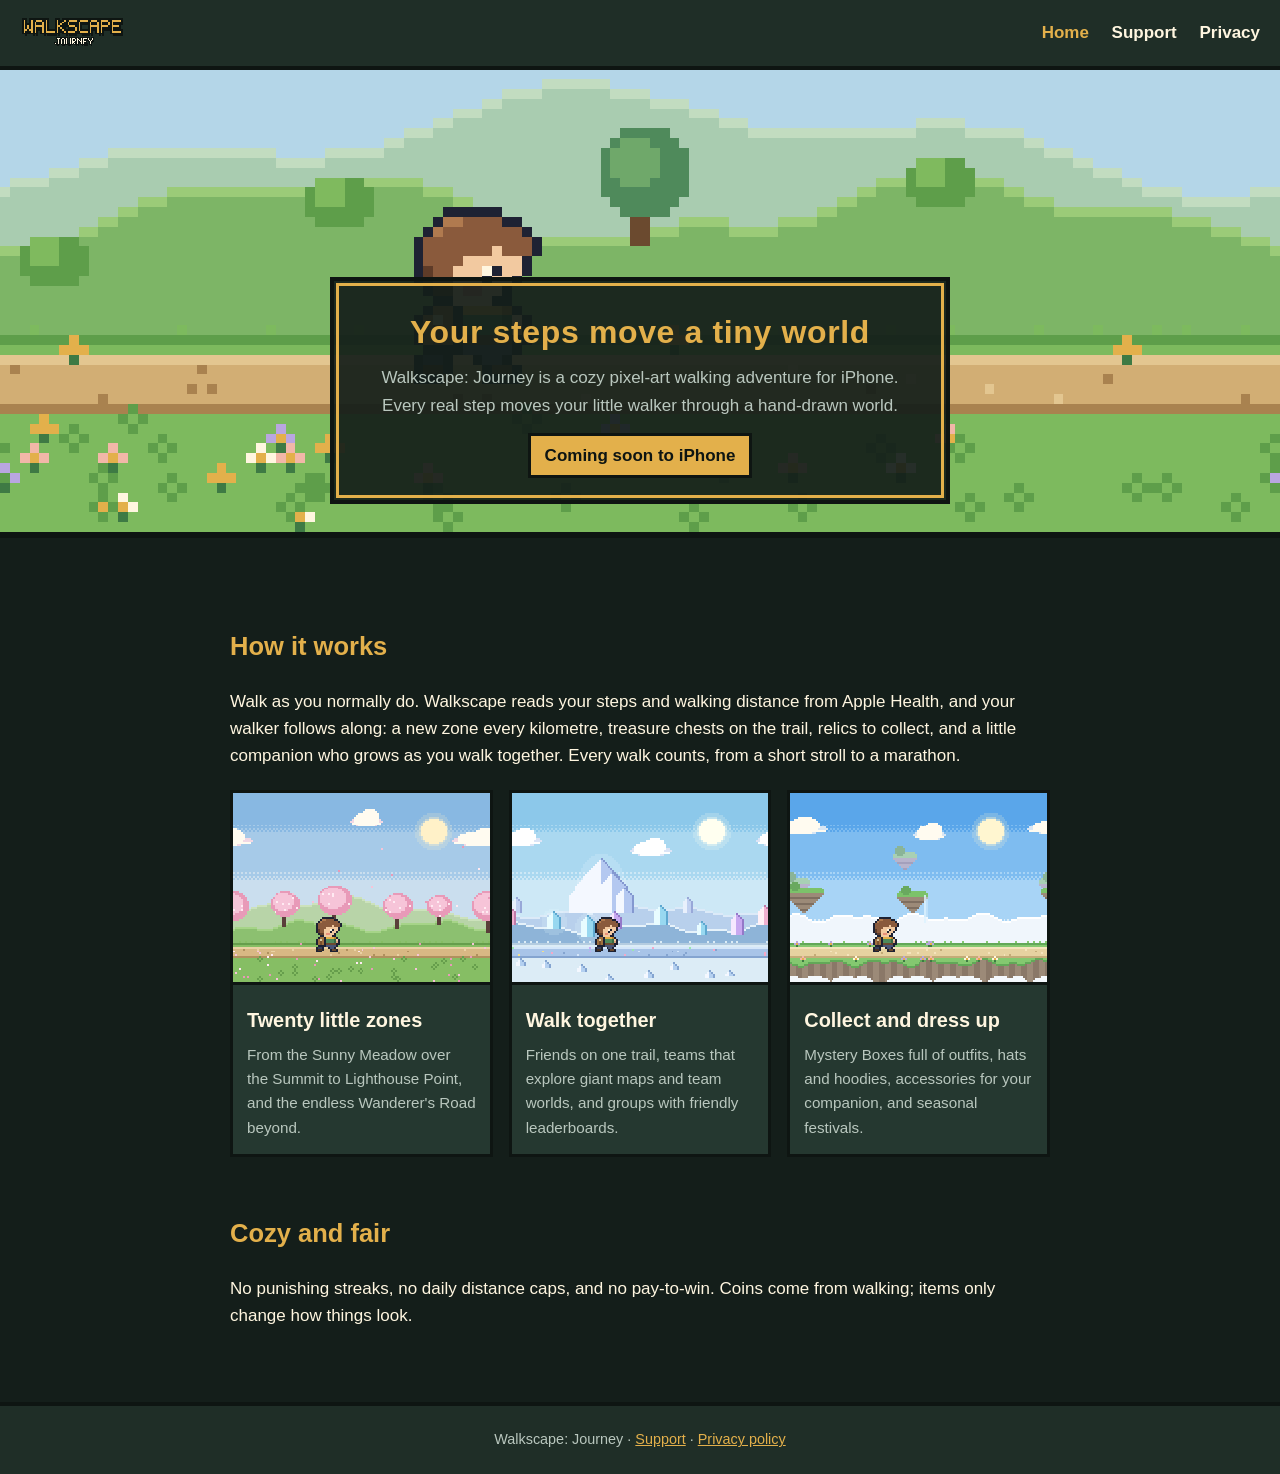
<file: index.html>
<!doctype html>
<html lang="en">
<head>
  <meta charset="utf-8">
  <meta name="viewport" content="width=device-width, initial-scale=1">
  <title>Walkscape: Journey</title>
  <meta name="description" content="A cozy pixel-art walking adventure for iPhone. Your real steps move a tiny world.">
  <link rel="icon" href="favicon.png">
  <link rel="apple-touch-icon" href="apple-touch-icon.png">
  <link rel="stylesheet" href="style.css">
</head>
<body>
  <header>
    <a class="brand" href="./"><img class="pixel" src="assets/wordmark.png" alt="Walkscape: Journey"></a>
    <nav>
      <a href="./" aria-current="page">Home</a>
      <a href="support.html">Support</a>
      <a href="privacy.html">Privacy</a>
    </nav>
  </header>

  <section class="hero" aria-label="A pixel walker on a meadow path">
    <div class="card">
      <h1>Your steps move a tiny world</h1>
      <p>Walkscape: Journey is a cozy pixel-art walking adventure for iPhone. Every real step moves your little walker through a hand-drawn world.</p>
      <span class="badge">Coming soon to iPhone</span>
    </div>
  </section>

  <main>
    <h2>How it works</h2>
    <p>Walk as you normally do. Walkscape reads your steps and walking distance from Apple Health, and your walker follows along: a new zone every kilometre, treasure chests on the trail, relics to collect, and a little companion who grows as you walk together. Every walk counts, from a short stroll to a marathon.</p>

    <div class="features">
      <div class="feature">
        <img class="pixel" src="assets/blossomOrchard.png" alt="The Blossom Orchard zone">
        <h3>Twenty little zones</h3>
        <p>From the Sunny Meadow over the Summit to Lighthouse Point, and the endless Wanderer's Road beyond.</p>
      </div>
      <div class="feature">
        <img class="pixel" src="assets/crystalPalace.png" alt="The Crystal Kingdom team world">
        <h3>Walk together</h3>
        <p>Friends on one trail, teams that explore giant maps and team worlds, and groups with friendly leaderboards.</p>
      </div>
      <div class="feature">
        <img class="pixel" src="assets/skyIslands.png" alt="The Floating Isles team world">
        <h3>Collect and dress up</h3>
        <p>Mystery Boxes full of outfits, hats and hoodies, accessories for your companion, and seasonal festivals.</p>
      </div>
    </div>

    <h2>Cozy and fair</h2>
    <p>No punishing streaks, no daily distance caps, and no pay-to-win. Coins come from walking; items only change how things look.</p>
  </main>

  <footer>
    Walkscape: Journey &middot; <a href="support.html">Support</a> &middot; <a href="privacy.html">Privacy policy</a>
  </footer>
</body>
</html>
</file>
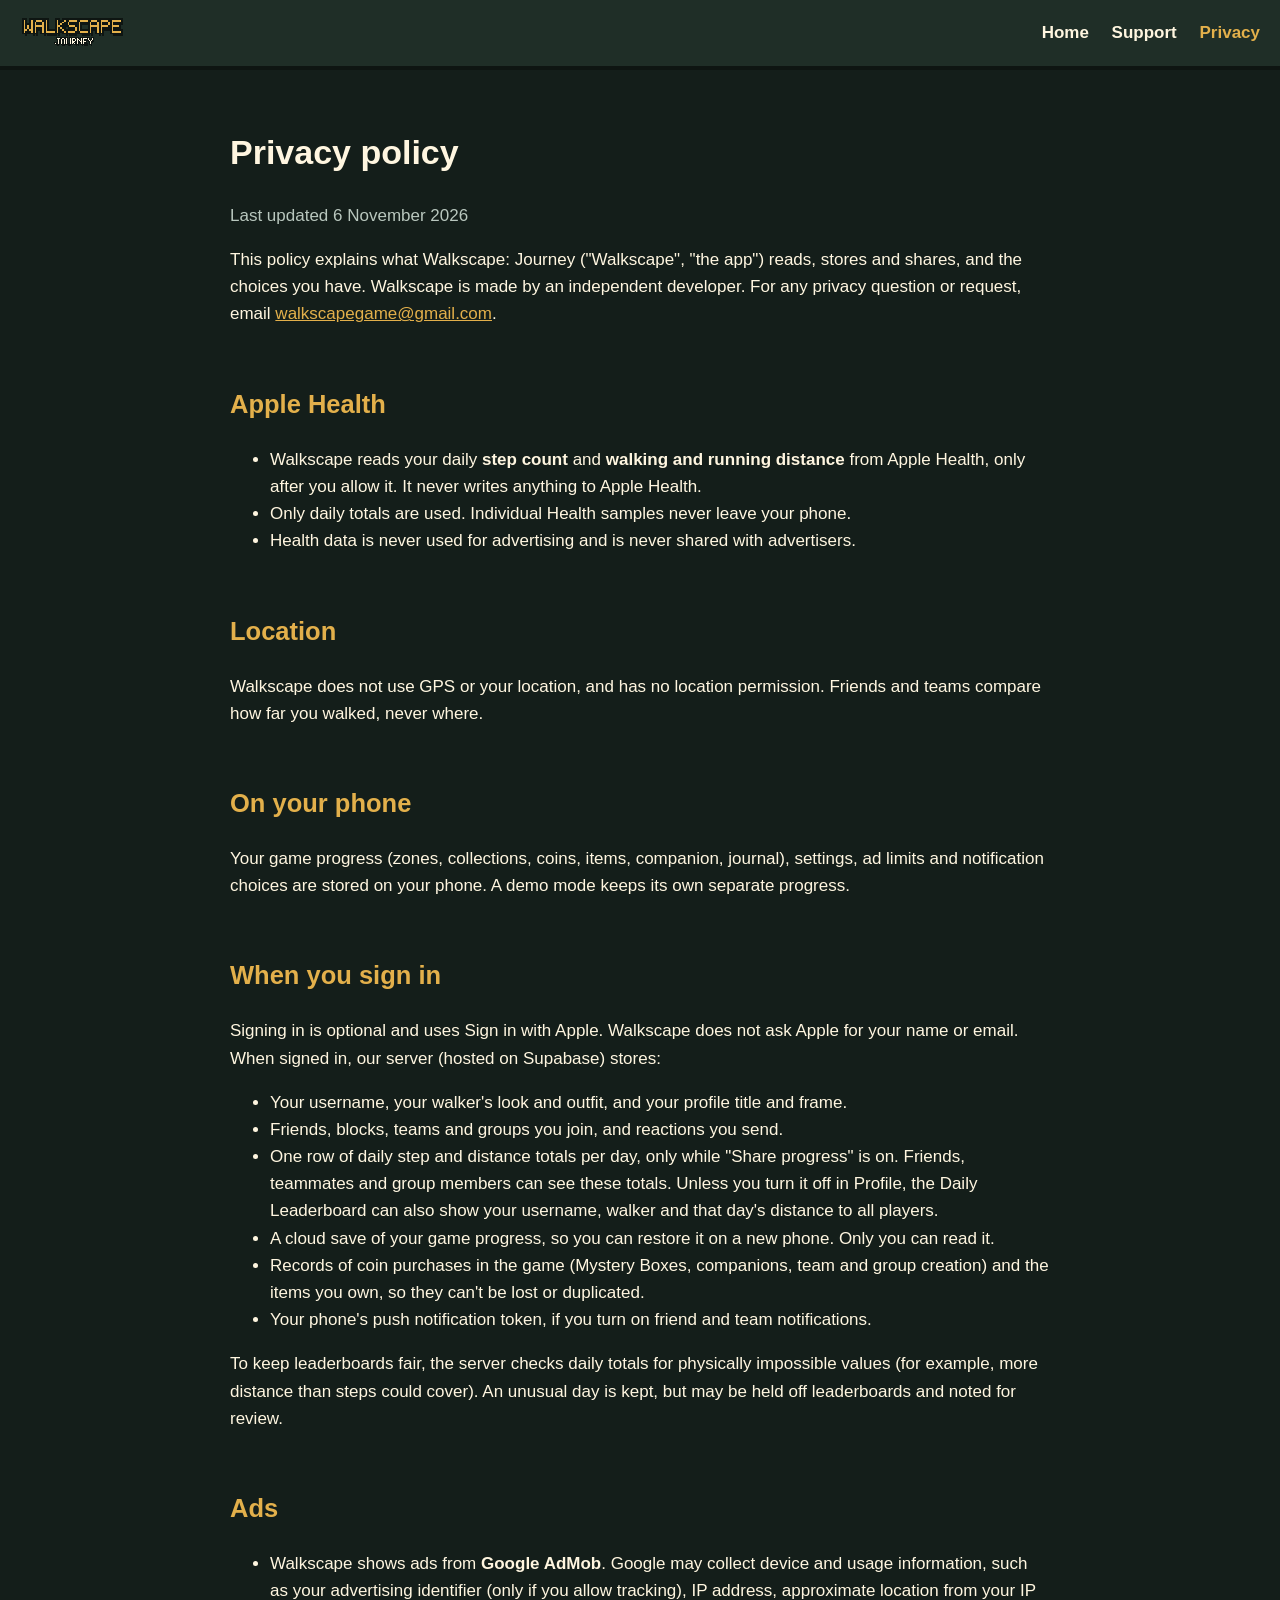
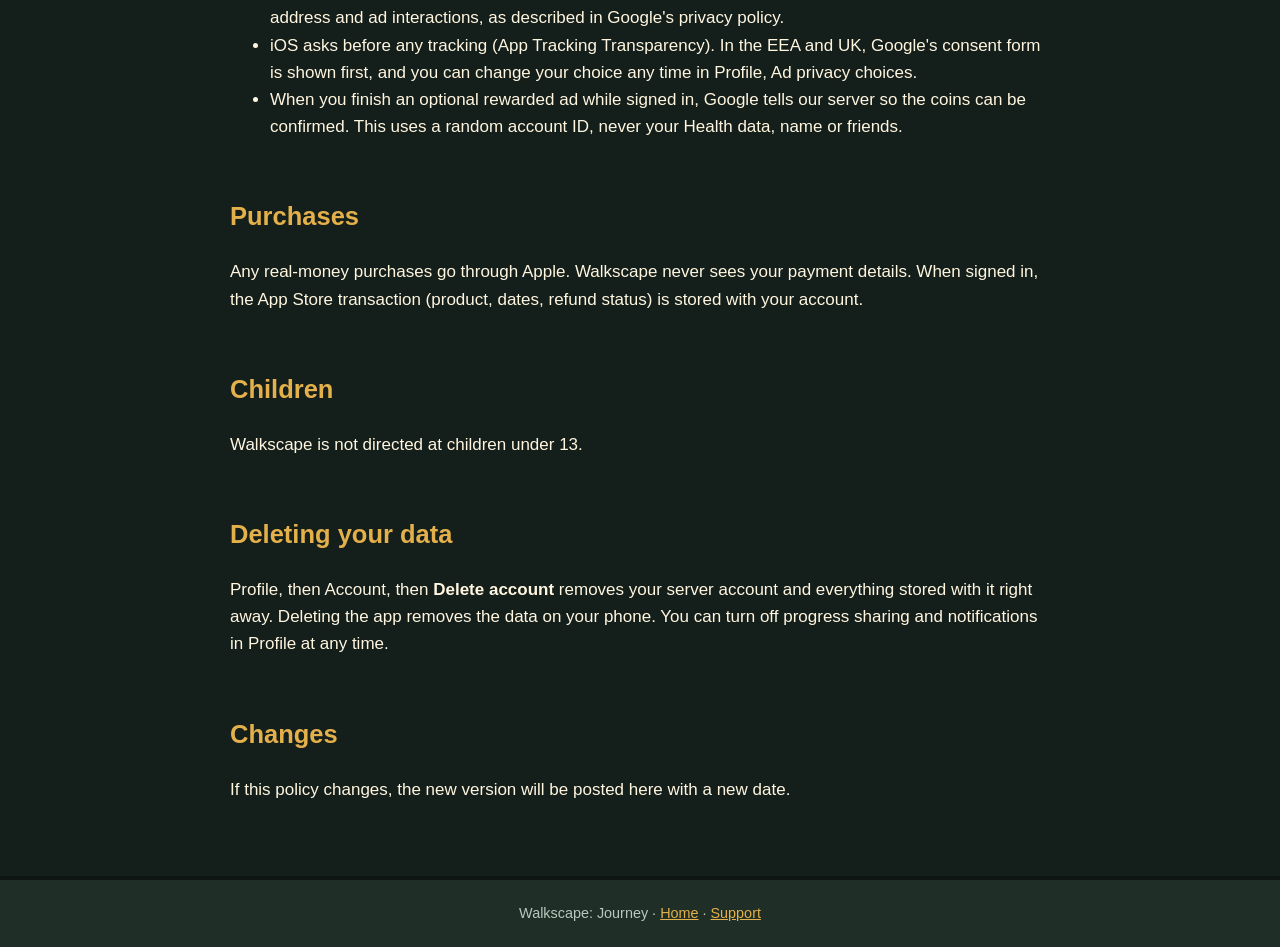
<file: privacy.html>
<!doctype html>
<html lang="en">
<head>
  <meta charset="utf-8">
  <meta name="viewport" content="width=device-width, initial-scale=1">
  <title>Walkscape Privacy Policy</title>
  <meta name="description" content="How Walkscape: Journey handles your data.">
  <link rel="icon" href="favicon.png">
  <link rel="stylesheet" href="style.css">
</head>
<body>
  <header>
    <a class="brand" href="./"><img class="pixel" src="assets/wordmark.png" alt="Walkscape: Journey"></a>
    <nav>
      <a href="./">Home</a>
      <a href="support.html">Support</a>
      <a href="privacy.html" aria-current="page">Privacy</a>
    </nav>
  </header>

  <main>
    <h1>Privacy policy</h1>
    <p class="muted">Last updated 6 November 2026</p>
    <p>This policy explains what Walkscape: Journey ("Walkscape", "the app") reads, stores and shares, and the choices you have. Walkscape is made by an independent developer. For any privacy question or request, email <a href="mailto:walkscapegame@gmail.com">walkscapegame@gmail.com</a>.</p>

    <h2>Apple Health</h2>
    <ul>
      <li>Walkscape reads your daily <b>step count</b> and <b>walking and running distance</b> from Apple Health, only after you allow it. It never writes anything to Apple Health.</li>
      <li>Only daily totals are used. Individual Health samples never leave your phone.</li>
      <li>Health data is never used for advertising and is never shared with advertisers.</li>
    </ul>

    <h2>Location</h2>
    <p>Walkscape does not use GPS or your location, and has no location permission. Friends and teams compare how far you walked, never where.</p>

    <h2>On your phone</h2>
    <p>Your game progress (zones, collections, coins, items, companion, journal), settings, ad limits and notification choices are stored on your phone. A demo mode keeps its own separate progress.</p>

    <h2>When you sign in</h2>
    <p>Signing in is optional and uses Sign in with Apple. Walkscape does not ask Apple for your name or email. When signed in, our server (hosted on Supabase) stores:</p>
    <ul>
      <li>Your username, your walker's look and outfit, and your profile title and frame.</li>
      <li>Friends, blocks, teams and groups you join, and reactions you send.</li>
      <li>One row of daily step and distance totals per day, only while "Share progress" is on. Friends, teammates and group members can see these totals. Unless you turn it off in Profile, the Daily Leaderboard can also show your username, walker and that day's distance to all players.</li>
      <li>A cloud save of your game progress, so you can restore it on a new phone. Only you can read it.</li>
      <li>Records of coin purchases in the game (Mystery Boxes, companions, team and group creation) and the items you own, so they can't be lost or duplicated.</li>
      <li>Your phone's push notification token, if you turn on friend and team notifications.</li>
    </ul>
    <p>To keep leaderboards fair, the server checks daily totals for physically impossible values (for example, more distance than steps could cover). An unusual day is kept, but may be held off leaderboards and noted for review.</p>

    <h2>Ads</h2>
    <ul>
      <li>Walkscape shows ads from <b>Google AdMob</b>. Google may collect device and usage information, such as your advertising identifier (only if you allow tracking), IP address, approximate location from your IP address and ad interactions, as described in Google's privacy policy.</li>
      <li>iOS asks before any tracking (App Tracking Transparency). In the EEA and UK, Google's consent form is shown first, and you can change your choice any time in Profile, Ad privacy choices.</li>
      <li>When you finish an optional rewarded ad while signed in, Google tells our server so the coins can be confirmed. This uses a random account ID, never your Health data, name or friends.</li>
    </ul>

    <h2>Purchases</h2>
    <p>Any real-money purchases go through Apple. Walkscape never sees your payment details. When signed in, the App Store transaction (product, dates, refund status) is stored with your account.</p>

    <h2>Children</h2>
    <p>Walkscape is not directed at children under 13.</p>

    <h2>Deleting your data</h2>
    <p>Profile, then Account, then <b>Delete account</b> removes your server account and everything stored with it right away. Deleting the app removes the data on your phone. You can turn off progress sharing and notifications in Profile at any time.</p>

    <h2>Changes</h2>
    <p>If this policy changes, the new version will be posted here with a new date.</p>
  </main>

  <footer>
    Walkscape: Journey &middot; <a href="./">Home</a> &middot; <a href="support.html">Support</a>
  </footer>
</body>
</html>
</file>
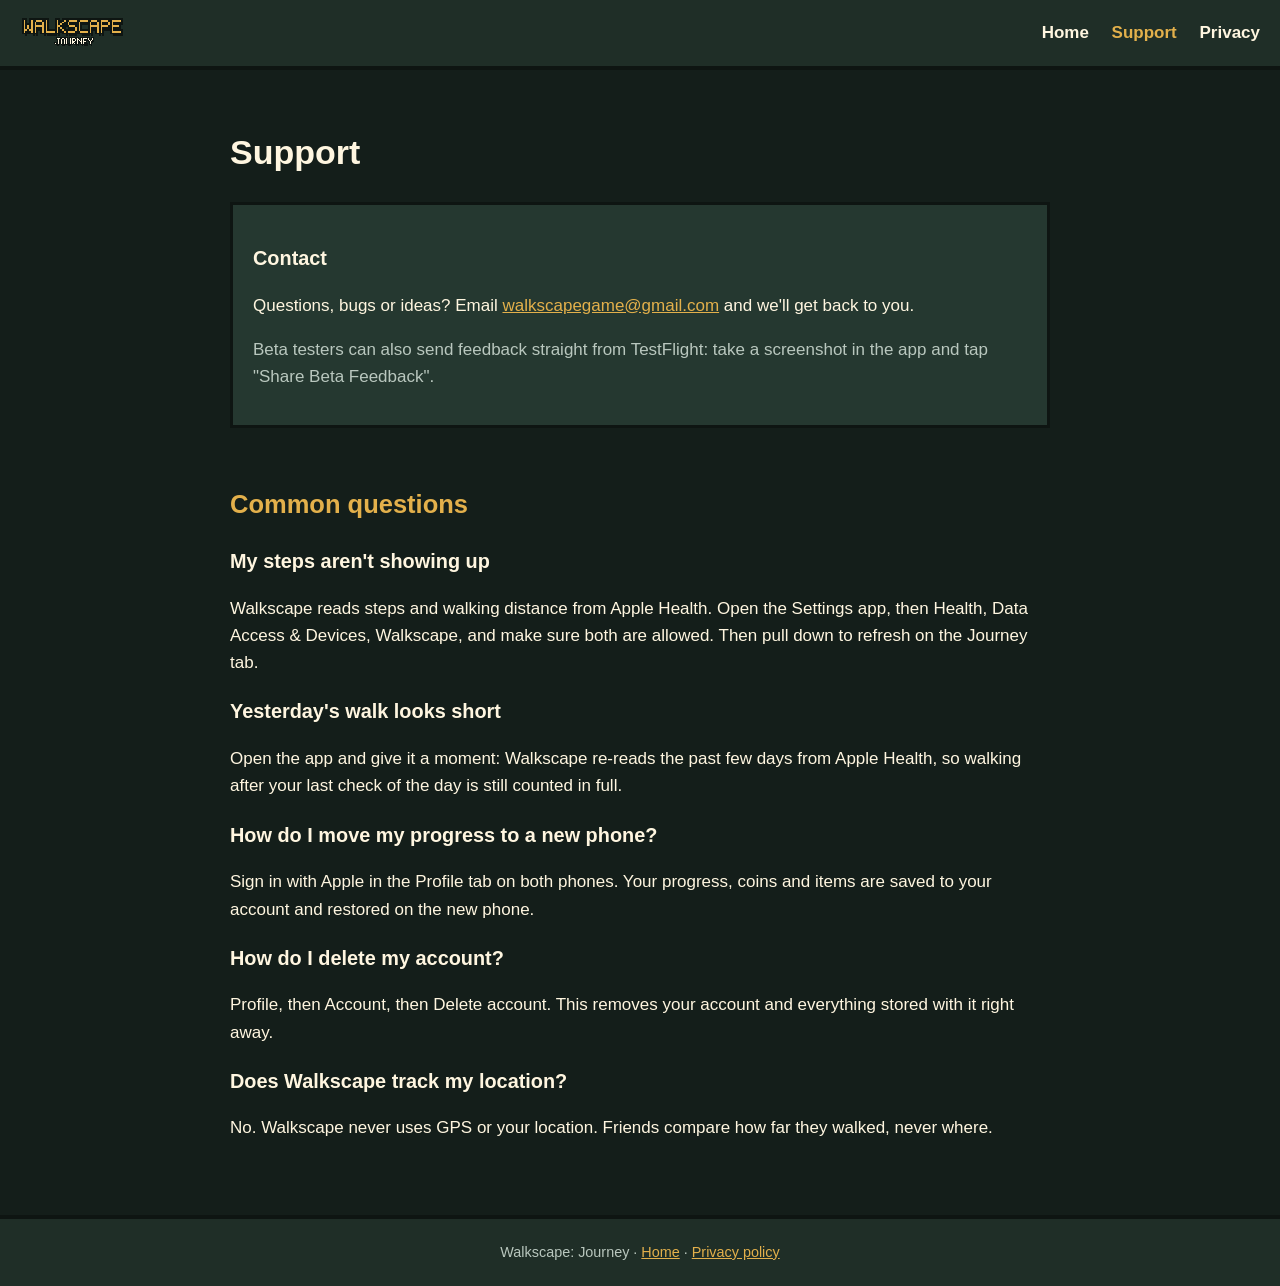
<file: support.html>
<!doctype html>
<html lang="en">
<head>
  <meta charset="utf-8">
  <meta name="viewport" content="width=device-width, initial-scale=1">
  <title>Walkscape Support</title>
  <meta name="description" content="Help and contact for Walkscape: Journey.">
  <link rel="icon" href="favicon.png">
  <link rel="stylesheet" href="style.css">
</head>
<body>
  <header>
    <a class="brand" href="./"><img class="pixel" src="assets/wordmark.png" alt="Walkscape: Journey"></a>
    <nav>
      <a href="./">Home</a>
      <a href="support.html" aria-current="page">Support</a>
      <a href="privacy.html">Privacy</a>
    </nav>
  </header>

  <main>
    <h1>Support</h1>

    <div class="panel">
      <h3>Contact</h3>
      <p>Questions, bugs or ideas? Email <a href="mailto:walkscapegame@gmail.com">walkscapegame@gmail.com</a> and we'll get back to you.</p>
      <p class="muted">Beta testers can also send feedback straight from TestFlight: take a screenshot in the app and tap "Share Beta Feedback".</p>
    </div>

    <h2>Common questions</h2>

    <h3>My steps aren't showing up</h3>
    <p>Walkscape reads steps and walking distance from Apple Health. Open the Settings app, then Health, Data Access &amp; Devices, Walkscape, and make sure both are allowed. Then pull down to refresh on the Journey tab.</p>

    <h3>Yesterday's walk looks short</h3>
    <p>Open the app and give it a moment: Walkscape re-reads the past few days from Apple Health, so walking after your last check of the day is still counted in full.</p>

    <h3>How do I move my progress to a new phone?</h3>
    <p>Sign in with Apple in the Profile tab on both phones. Your progress, coins and items are saved to your account and restored on the new phone.</p>

    <h3>How do I delete my account?</h3>
    <p>Profile, then Account, then Delete account. This removes your account and everything stored with it right away.</p>

    <h3>Does Walkscape track my location?</h3>
    <p>No. Walkscape never uses GPS or your location. Friends compare how far they walked, never where.</p>
  </main>

  <footer>
    Walkscape: Journey &middot; <a href="./">Home</a> &middot; <a href="privacy.html">Privacy policy</a>
  </footer>
</body>
</html>
</file>
<file: style.css>
:root {
  --night: #141E1A;
  --forest: #1F2E27;
  --panel: #253830;
  --gold: #E3B04B;
  --cream: #FFF6E0;
  --dim: #B9C7BE;
  --leaf: #7DBA5E;
  --ink: #0E1512;
}

* { box-sizing: border-box; }

body {
  margin: 0;
  background: var(--night);
  color: var(--cream);
  font: 17px/1.6 -apple-system, BlinkMacSystemFont, "Segoe UI", Roboto, Helvetica, Arial, sans-serif;
}

a { color: var(--gold); }

img.pixel { image-rendering: pixelated; image-rendering: crisp-edges; }

header {
  display: flex;
  align-items: center;
  justify-content: space-between;
  gap: 16px;
  padding: 16px 20px;
  background: var(--forest);
  border-bottom: 4px solid var(--ink);
}

header .brand img { height: 34px; display: block; }

nav a {
  color: var(--cream);
  text-decoration: none;
  margin-left: 18px;
  font-weight: 600;
}

nav a:hover, nav a[aria-current="page"] { color: var(--gold); }

.hero {
  position: relative;
  min-height: 52vh;
  background: #9CC2D8 url("assets/meadow.png") center bottom / cover no-repeat;
  image-rendering: pixelated;
  border-bottom: 6px solid var(--ink);
  display: flex;
  align-items: flex-end;
}

.hero .card {
  margin: 0 auto 28px;
  max-width: 620px;
  width: calc(100% - 32px);
  background: rgba(20, 30, 26, 0.92);
  border: 4px solid var(--ink);
  outline: 3px solid var(--gold);
  outline-offset: -9px;
  padding: 26px 26px 22px;
  text-align: center;
}

.hero h1 { margin: 0 0 6px; font-size: 2rem; color: var(--gold); letter-spacing: 0.02em; }
.hero p { margin: 0; color: var(--dim); }

.badge {
  display: inline-block;
  margin-top: 14px;
  padding: 6px 14px;
  background: var(--gold);
  color: var(--ink);
  font-weight: 800;
  border: 3px solid var(--ink);
}

main { max-width: 860px; margin: 0 auto; padding: 32px 20px 56px; }

h2 { color: var(--gold); margin-top: 2.2em; }
h3 { color: var(--cream); margin-bottom: 0.3em; }

.features {
  display: grid;
  grid-template-columns: repeat(auto-fit, minmax(220px, 1fr));
  gap: 16px;
  margin-top: 20px;
}

.feature {
  background: var(--panel);
  border: 3px solid var(--ink);
  padding: 0 0 14px;
}

.feature img { width: 100%; display: block; border-bottom: 3px solid var(--ink); }
.feature h3, .feature p { padding: 0 14px; }
.feature p { margin: 0; color: var(--dim); font-size: 0.95rem; }

.panel {
  background: var(--panel);
  border: 3px solid var(--ink);
  padding: 18px 20px;
  margin: 18px 0;
}

.muted { color: var(--dim); }

footer {
  border-top: 4px solid var(--ink);
  background: var(--forest);
  color: var(--dim);
  text-align: center;
  padding: 22px 16px;
  font-size: 0.9rem;
}

@media (max-width: 560px) {
  header { flex-direction: column; align-items: flex-start; }
  nav a { margin: 0 16px 0 0; }
  .hero h1 { font-size: 1.6rem; }
}
</file>
